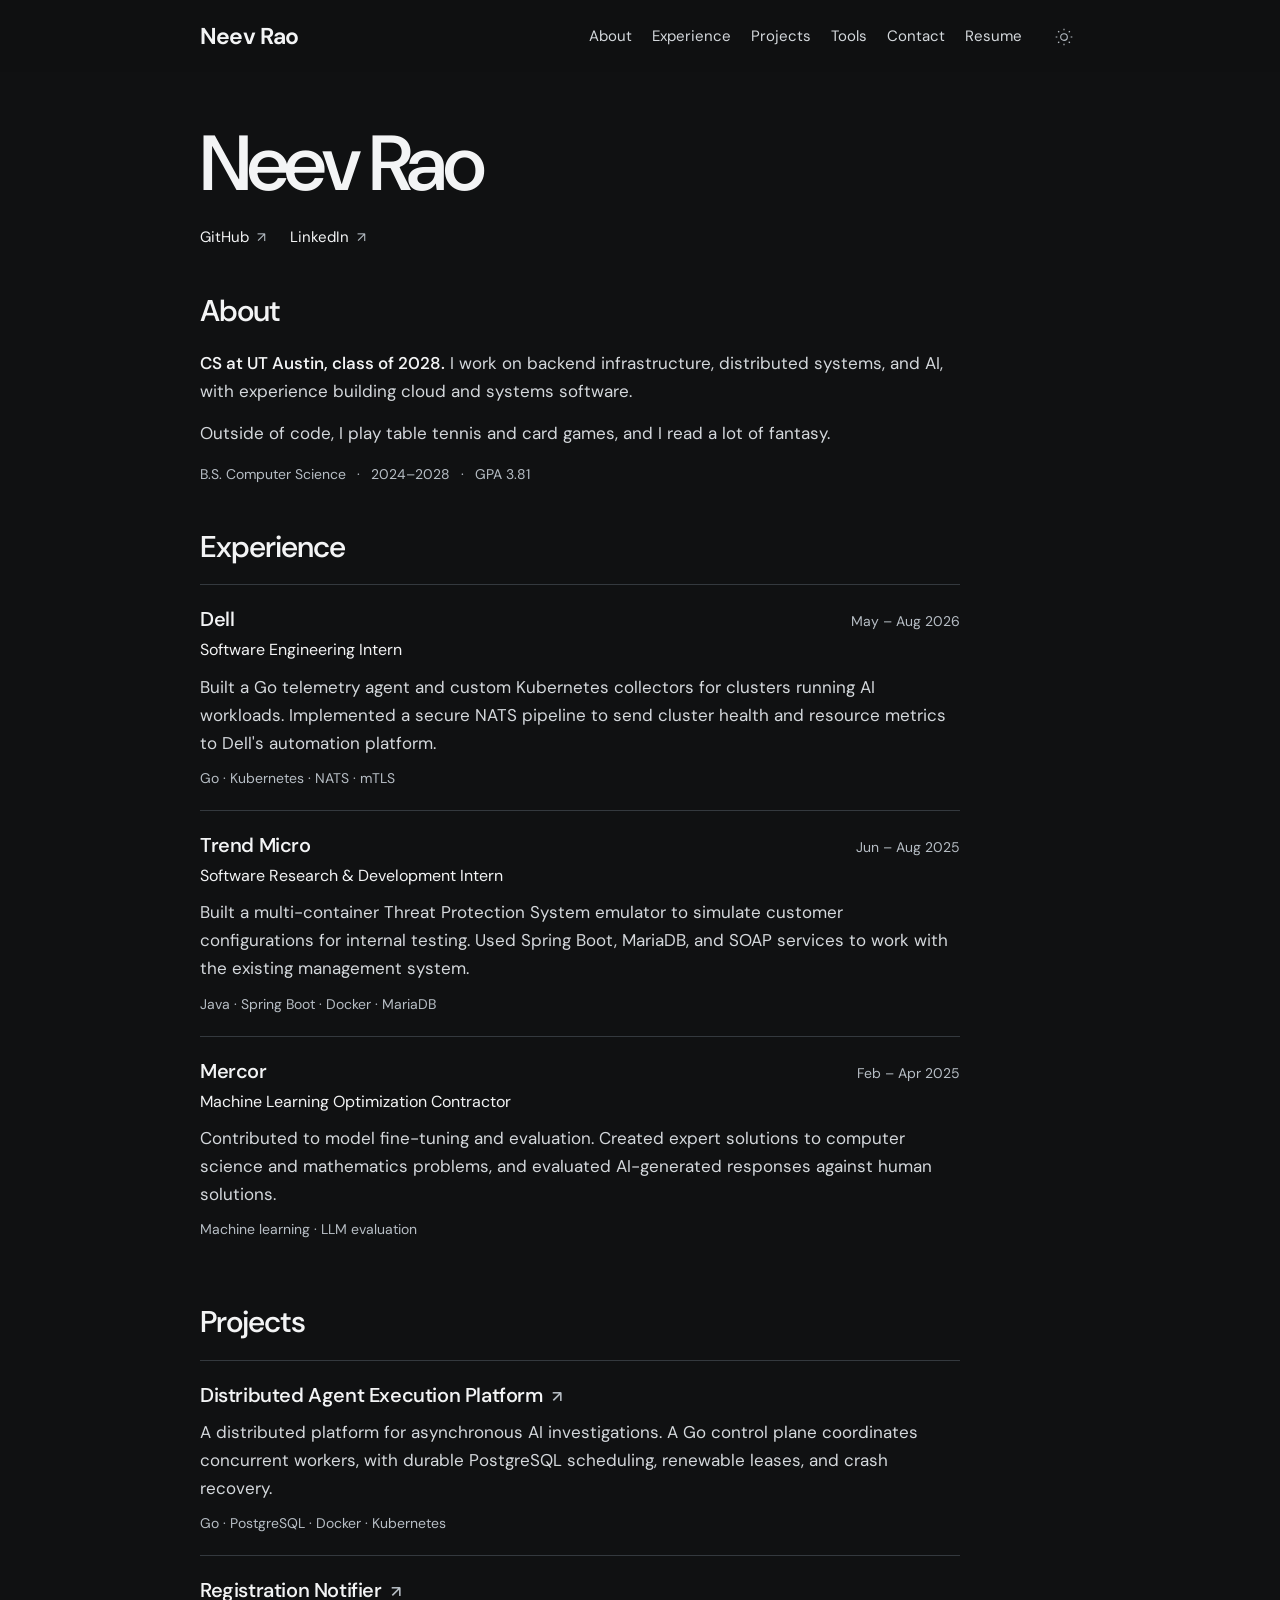
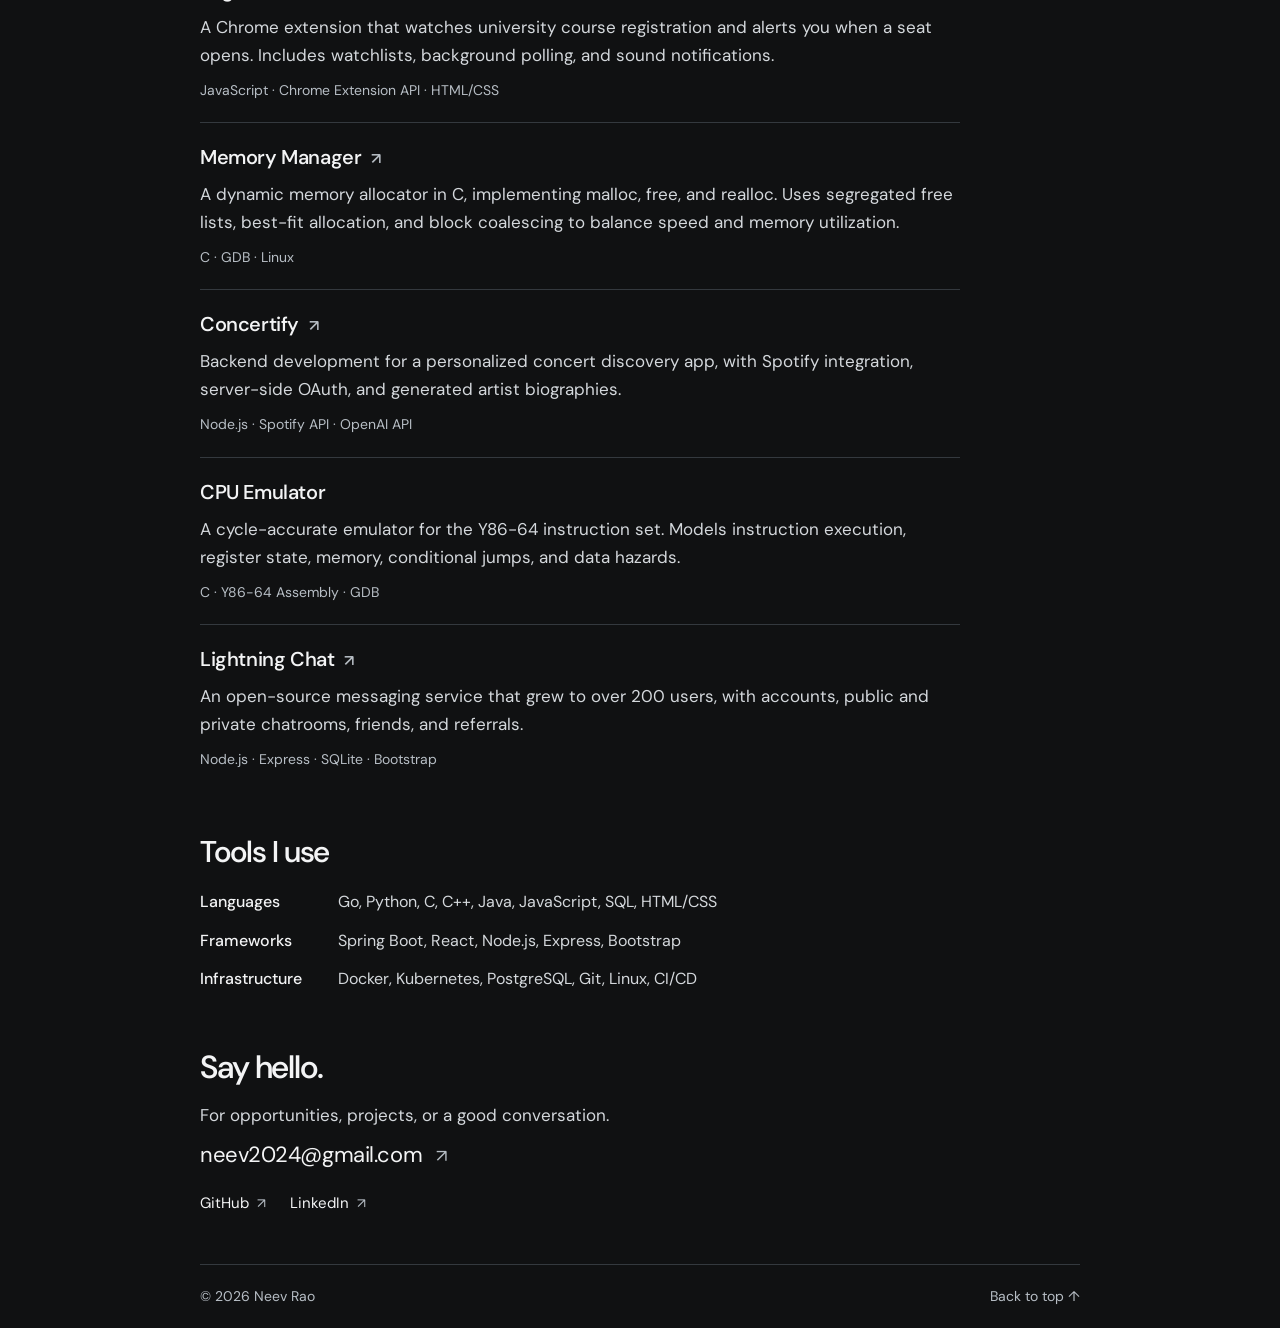
<file: index.html>
<!doctype html>
<html lang="en" data-theme="dark">
<head>
  <meta charset="utf-8">
  <meta name="viewport" content="width=device-width, initial-scale=1">
  <meta name="color-scheme" content="dark light">
  <meta name="theme-color" content="#101112">
  <meta name="description" content="Neev Rao — computer science at UT Austin. Backend development, distributed systems, and low-level engineering.">
  <meta property="og:title" content="Neev Rao — Software Engineer">
  <meta property="og:description" content="Computer science at UT Austin. Backend development, distributed systems, and low-level engineering.">
  <meta property="og:type" content="website">
  <title>Neev Rao — Software Engineer</title>
  <link rel="icon" href="./favicon.svg" type="image/svg+xml">
  <link rel="stylesheet" href="./styles.css">
  <script src="./script.js" type="module"></script>
  <script defer src="https://cloud.umami.is/script.js" data-website-id="4e09789d-a439-4c56-bdde-f1f70046798d" data-domains="neev-rao.github.io"></script>
</head>
<body>
  <a class="skip-link" href="#main">Skip to content</a>
  <header class="site-header">
    <div class="header-inner">
      <a class="wordmark" href="#home" aria-label="Neev Rao, home">Neev Rao</a>
      <nav aria-label="Main navigation" class="main-nav" id="main-nav"><a href="#about">About</a><a href="#experience">Experience</a><a href="#projects">Projects</a><a href="#skills">Tools</a><a href="#contact">Contact</a><a href="./Neev_Rao_Resume.pdf" target="_blank" rel="noopener">Resume</a></nav>
      <div class="header-actions">
        <button class="theme-toggle" type="button" aria-label="Switch to light theme" title="Switch theme"><svg class="sun-icon" viewBox="0 0 24 24" fill="none" stroke="currentColor" stroke-width="1.3" aria-hidden="true"><circle cx="12" cy="12" r="4"/><path d="M12 2v2m0 16v2M2 12h2m16 0h2M4.9 4.9l1.4 1.4m11.4 11.4 1.4 1.4m0-14.2-1.4 1.4M6.3 17.7l-1.4 1.4"/></svg><svg class="moon-icon" viewBox="0 0 24 24" fill="none" stroke="currentColor" stroke-width="1.3" aria-hidden="true"><path d="M20.5 14.1A8.8 8.8 0 0 1 9.9 3.5a8.8 8.8 0 1 0 10.6 10.6Z"/></svg></button>
        <button class="menu-toggle" type="button" aria-label="Open navigation" aria-expanded="false" aria-controls="main-nav"><span></span><span></span></button>
      </div>
    </div>
  </header>
  <main id="main" class="container">
    <section class="hero" id="home" aria-labelledby="hero-title">
      <h1 id="hero-title">Neev Rao</h1>
      <div class="inline-links"><a href="https://github.com/neev-rao" target="_blank" rel="noopener noreferrer">GitHub <span aria-hidden="true">↗</span></a><a href="https://www.linkedin.com/in/neev-rao-97a772250/" target="_blank" rel="noopener noreferrer">LinkedIn <span aria-hidden="true">↗</span></a></div>
    </section>
    <section class="section" id="about" aria-labelledby="about-title">
      <h2 id="about-title">About</h2>
      <div class="about-copy"><p><strong>CS at UT Austin, class of 2028.</strong> I work on backend infrastructure, distributed systems, and AI, with experience building cloud and systems software.</p><p>Outside of code, I play table tennis and card games, and I read a lot of fantasy.</p></div>
      <p class="education-note">B.S. Computer Science <span>·</span> 2024–2028 <span>·</span> GPA 3.81</p>
    </section>
    <section class="section" id="experience" aria-labelledby="experience-title">
      <h2 id="experience-title">Experience</h2>
      <div class="experience-list">
        <article class="experience-row"><div class="entry-heading"><h3>Dell</h3><p class="entry-date">May – Aug 2026</p></div><p class="role">Software Engineering Intern</p><p>Built a Go telemetry agent and custom Kubernetes collectors for clusters running AI workloads. Implemented a secure NATS pipeline to send cluster health and resource metrics to Dell's automation platform.</p><p class="technologies">Go · Kubernetes · NATS · mTLS</p></article>
        <article class="experience-row"><div class="entry-heading"><h3>Trend Micro</h3><p class="entry-date">Jun – Aug 2025</p></div><p class="role">Software Research &amp; Development Intern</p><p>Built a multi-container Threat Protection System emulator to simulate customer configurations for internal testing. Used Spring Boot, MariaDB, and SOAP services to work with the existing management system.</p><p class="technologies">Java · Spring Boot · Docker · MariaDB</p></article>
        <article class="experience-row"><div class="entry-heading"><h3>Mercor</h3><p class="entry-date">Feb – Apr 2025</p></div><p class="role">Machine Learning Optimization Contractor</p><p>Contributed to model fine-tuning and evaluation. Created expert solutions to computer science and mathematics problems, and evaluated AI-generated responses against human solutions.</p><p class="technologies">Machine learning · LLM evaluation</p></article>
      </div>
    </section>
    <section class="section" id="projects" aria-labelledby="projects-title">
      <h2 id="projects-title">Projects</h2>
      <div class="project-list">
        <article class="project"><h3><a href="https://github.com/neev-rao/distributed-agent-service" target="_blank" rel="noopener noreferrer">Distributed Agent Execution Platform <span aria-hidden="true">↗</span></a></h3><p>A distributed platform for asynchronous AI investigations. A Go control plane coordinates concurrent workers, with durable PostgreSQL scheduling, renewable leases, and crash recovery.</p><p class="technologies">Go · PostgreSQL · Docker · Kubernetes</p></article>
        <article class="project"><h3><a href="https://github.com/neev-rao/registration-notifier" target="_blank" rel="noopener noreferrer">Registration Notifier <span aria-hidden="true">↗</span></a></h3><p>A Chrome extension that watches university course registration and alerts you when a seat opens. Includes watchlists, background polling, and sound notifications.</p><p class="technologies">JavaScript · Chrome Extension API · HTML/CSS</p></article>
        <article class="project"><h3><a href="https://github.com/neev-rao/memory-manager" target="_blank" rel="noopener noreferrer">Memory Manager <span aria-hidden="true">↗</span></a></h3><p>A dynamic memory allocator in C, implementing malloc, free, and realloc. Uses segregated free lists, best-fit allocation, and block coalescing to balance speed and memory utilization.</p><p class="technologies">C · GDB · Linux</p></article>
        <article class="project"><h3><a href="https://github.com/softwaresat/concertify" target="_blank" rel="noopener noreferrer">Concertify <span aria-hidden="true">↗</span></a></h3><p>Backend development for a personalized concert discovery app, with Spotify integration, server-side OAuth, and generated artist biographies.</p><p class="technologies">Node.js · Spotify API · OpenAI API</p></article>
        <article class="project"><h3>CPU Emulator</h3><p>A cycle-accurate emulator for the Y86-64 instruction set. Models instruction execution, register state, memory, conditional jumps, and data hazards.</p><p class="technologies">C · Y86-64 Assembly · GDB</p></article>
        <article class="project"><h3><a href="https://github.com/softwaresat/lightning-chat" target="_blank" rel="noopener noreferrer">Lightning Chat <span aria-hidden="true">↗</span></a></h3><p>An open-source messaging service that grew to over 200 users, with accounts, public and private chatrooms, friends, and referrals.</p><p class="technologies">Node.js · Express · SQLite · Bootstrap</p></article>
      </div>
    </section>
    <section class="section" id="skills" aria-labelledby="skills-title"><h2 id="skills-title">Tools I use</h2><dl class="skills-list"><div><dt>Languages</dt><dd>Go, Python, C, C++, Java, JavaScript, SQL, HTML/CSS</dd></div><div><dt>Frameworks</dt><dd>Spring Boot, React, Node.js, Express, Bootstrap</dd></div><div><dt>Infrastructure</dt><dd>Docker, Kubernetes, PostgreSQL, Git, Linux, CI/CD</dd></div></dl></section>
    <section class="section contact-section" id="contact" aria-labelledby="contact-title"><h2 id="contact-title">Say hello.</h2><p>For opportunities, projects, or a good conversation.</p><a class="email-link" href="mailto:neev2024@gmail.com">neev2024@gmail.com <span aria-hidden="true">↗</span></a><div class="inline-links"><a href="https://github.com/neev-rao" target="_blank" rel="noopener noreferrer">GitHub <span aria-hidden="true">↗</span></a><a href="https://www.linkedin.com/in/neev-rao-97a772250/" target="_blank" rel="noopener noreferrer">LinkedIn <span aria-hidden="true">↗</span></a></div></section>
  </main>
  <footer class="site-footer container"><span>© <span id="year">2026</span> Neev Rao</span><div class="footer-actions"><a href="#home">Back to top ↑</a></div></footer>
</body>
</html>
</file>
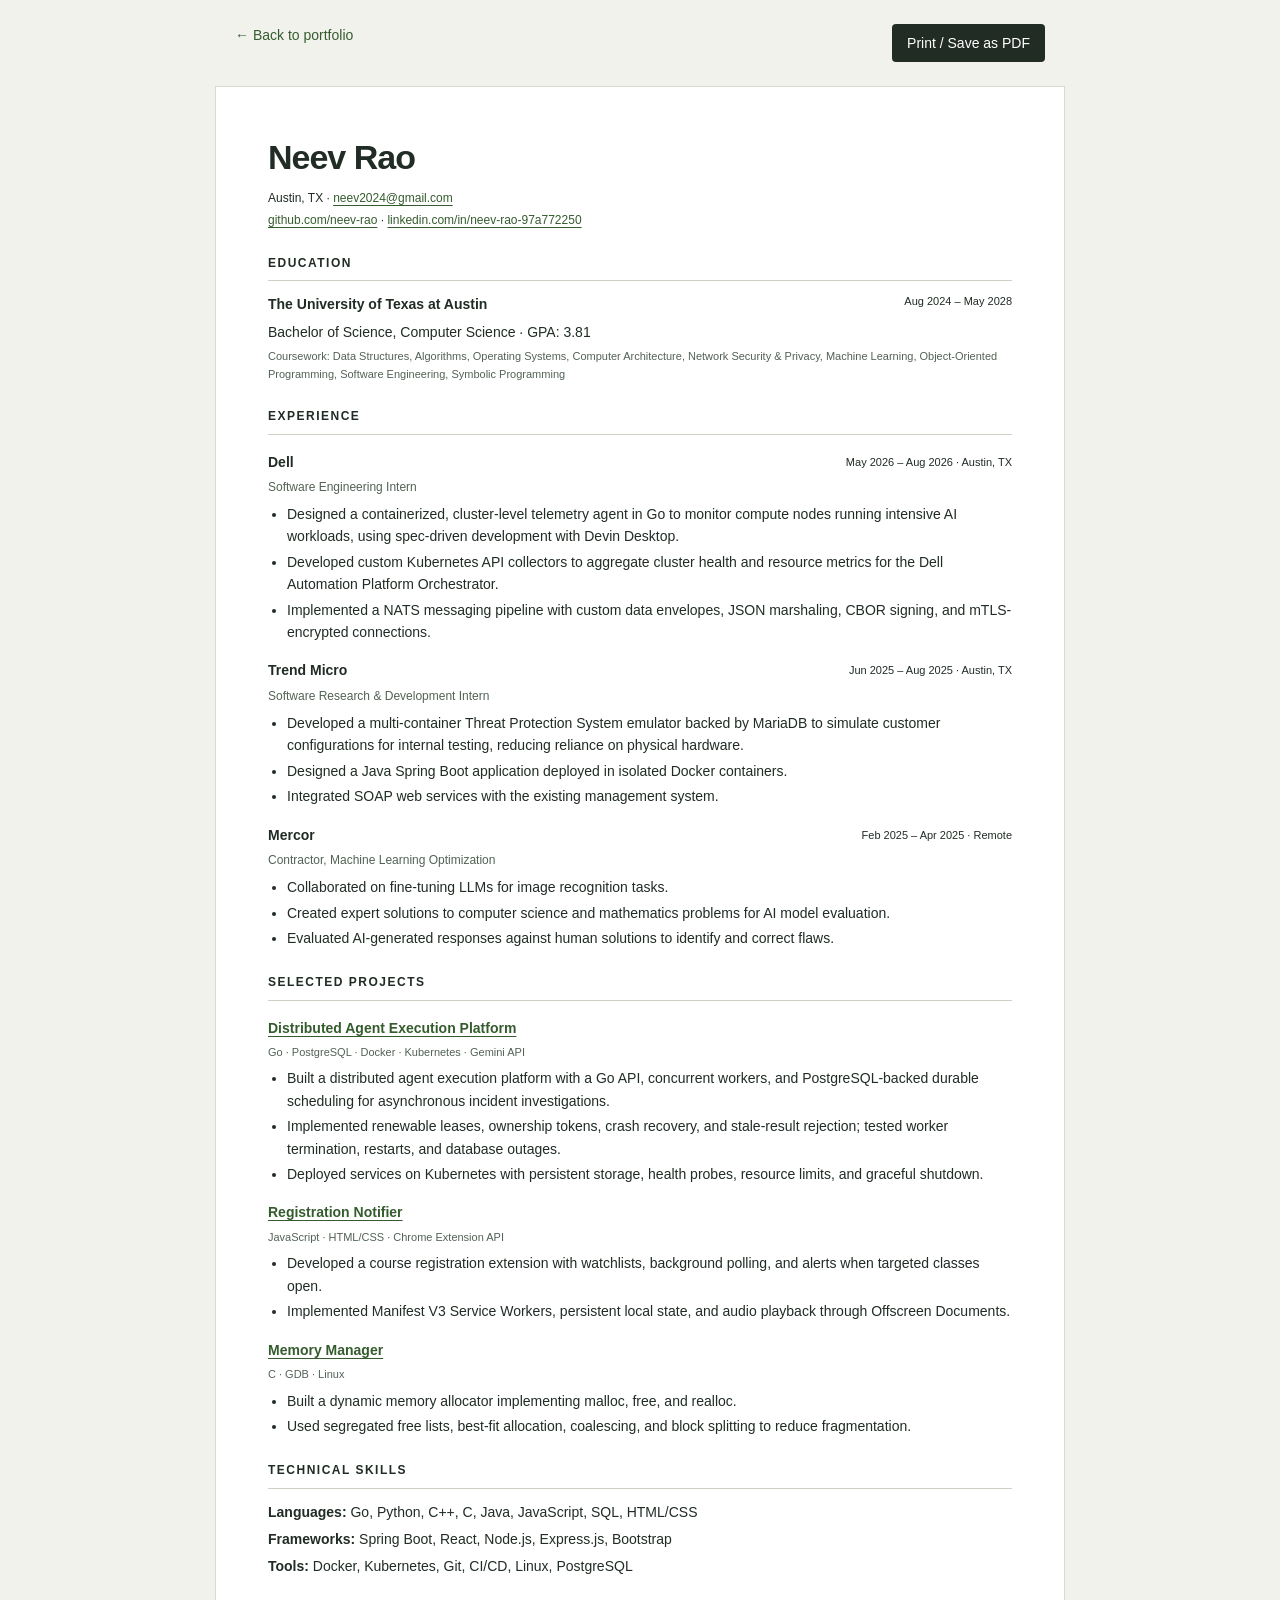
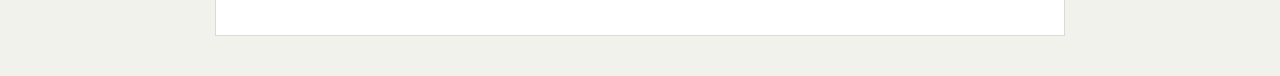
<file: resume.html>
<!doctype html>
<html lang="en">
<head><meta charset="utf-8"><meta name="viewport" content="width=device-width,initial-scale=1"><meta name="description" content="Neev Rao's résumé: education, software engineering experience, projects, and technical skills."><title>Résumé — Neev Rao</title><link rel="icon" href="./favicon.svg" type="image/svg+xml"><style>
*{box-sizing:border-box}body{margin:0;background:#f1f2ec;color:#202c24;font:14px/1.6 Arial,sans-serif}nav{max-width:850px;margin:24px auto;display:flex;justify-content:space-between;padding:0 20px;gap:20px}nav a{color:#355c2e;text-decoration:none}button{font:inherit;background:#202c24;color:#fff;border:0;border-radius:4px;padding:8px 15px;cursor:pointer}article{max-width:850px;margin:0 auto 40px;padding:52px;background:white;border:1px solid #d6dcd1}h1{font-size:34px;line-height:1.1;margin:0 0 12px;letter-spacing:-1px}header p{margin:3px 0;font-size:12px}a{color:#355c2e;text-underline-offset:3px}h2{font-size:12px;text-transform:uppercase;letter-spacing:1.5px;border-bottom:1px solid #cbd2c4;padding-bottom:7px;margin:24px 0 12px}h3{font-size:14px;margin:16px 0 2px}h3 span{float:right;font-size:11px;font-weight:400;padding-top:3px}p{margin:5px 0}ul{margin:6px 0 12px;padding-left:19px}li{margin:3px 0}.role{font-size:12px;color:#526255}.stack{font-size:11px;color:#526255}.education{display:flex;justify-content:space-between;gap:20px}.education time{font-size:11px;white-space:nowrap}@media(max-width:600px){article{padding:28px 22px;margin:0 14px 25px}h3 span{float:none;display:block;padding:0}body{font-size:13px}.education{display:block}}@media print{@page{margin:13mm}body{background:white;font-size:9pt;line-height:1.3}nav{display:none}article{border:0;padding:0;max-width:none;margin:0}h1{font-size:25pt}h2{margin-top:16px;margin-bottom:7px;font-size:9pt}h3{margin-top:10px;font-size:10pt}header p,.role{font-size:9pt}ul{margin:4px 0 8px}li{margin:2px 0}a{color:inherit;text-decoration:none}h2,h3{break-after:avoid}li{break-inside:avoid}}
</style>
  <script defer src="https://cloud.umami.is/script.js" data-website-id="4e09789d-a439-4c56-bdde-f1f70046798d" data-domains="neev-rao.github.io"></script>
</head>
<body><nav aria-label="Résumé actions"><a href="./index.html">← Back to portfolio</a><button type="button" onclick="window.print()">Print / Save as PDF</button></nav><article>
<header><h1>Neev Rao</h1><p>Austin, TX · <a href="mailto:neev2024@gmail.com">neev2024@gmail.com</a></p><p><a href="https://github.com/neev-rao">github.com/neev-rao</a> · <a href="https://www.linkedin.com/in/neev-rao-97a772250/">linkedin.com/in/neev-rao-97a772250</a></p></header>
<section><h2>Education</h2><div class="education"><strong>The University of Texas at Austin</strong><time>Aug 2024 – May 2028</time></div><p>Bachelor of Science, Computer Science · GPA: 3.81</p><p class="stack">Coursework: Data Structures, Algorithms, Operating Systems, Computer Architecture, Network Security &amp; Privacy, Machine Learning, Object-Oriented Programming, Software Engineering, Symbolic Programming</p></section>
<section><h2>Experience</h2><h3>Dell <span>May 2026 – Aug 2026 · Austin, TX</span></h3><p class="role">Software Engineering Intern</p><ul><li>Designed a containerized, cluster-level telemetry agent in Go to monitor compute nodes running intensive AI workloads, using spec-driven development with Devin Desktop.</li><li>Developed custom Kubernetes API collectors to aggregate cluster health and resource metrics for the Dell Automation Platform Orchestrator.</li><li>Implemented a NATS messaging pipeline with custom data envelopes, JSON marshaling, CBOR signing, and mTLS-encrypted connections.</li></ul>
<h3>Trend Micro <span>Jun 2025 – Aug 2025 · Austin, TX</span></h3><p class="role">Software Research &amp; Development Intern</p><ul><li>Developed a multi-container Threat Protection System emulator backed by MariaDB to simulate customer configurations for internal testing, reducing reliance on physical hardware.</li><li>Designed a Java Spring Boot application deployed in isolated Docker containers.</li><li>Integrated SOAP web services with the existing management system.</li></ul>
<h3>Mercor <span>Feb 2025 – Apr 2025 · Remote</span></h3><p class="role">Contractor, Machine Learning Optimization</p><ul><li>Collaborated on fine-tuning LLMs for image recognition tasks.</li><li>Created expert solutions to computer science and mathematics problems for AI model evaluation.</li><li>Evaluated AI-generated responses against human solutions to identify and correct flaws.</li></ul></section>
<section><h2>Selected Projects</h2><h3><a href="https://github.com/neev-rao/distributed-agent-service">Distributed Agent Execution Platform</a></h3><p class="stack">Go · PostgreSQL · Docker · Kubernetes · Gemini API</p><ul><li>Built a distributed agent execution platform with a Go API, concurrent workers, and PostgreSQL-backed durable scheduling for asynchronous incident investigations.</li><li>Implemented renewable leases, ownership tokens, crash recovery, and stale-result rejection; tested worker termination, restarts, and database outages.</li><li>Deployed services on Kubernetes with persistent storage, health probes, resource limits, and graceful shutdown.</li></ul>
<h3><a href="https://github.com/neev-rao/registration-notifier">Registration Notifier</a></h3><p class="stack">JavaScript · HTML/CSS · Chrome Extension API</p><ul><li>Developed a course registration extension with watchlists, background polling, and alerts when targeted classes open.</li><li>Implemented Manifest V3 Service Workers, persistent local state, and audio playback through Offscreen Documents.</li></ul>
<h3><a href="https://github.com/neev-rao/memory-manager">Memory Manager</a></h3><p class="stack">C · GDB · Linux</p><ul><li>Built a dynamic memory allocator implementing malloc, free, and realloc.</li><li>Used segregated free lists, best-fit allocation, coalescing, and block splitting to reduce fragmentation.</li></ul></section>
<section><h2>Technical Skills</h2><p><strong>Languages:</strong> Go, Python, C++, C, Java, JavaScript, SQL, HTML/CSS</p><p><strong>Frameworks:</strong> Spring Boot, React, Node.js, Express.js, Bootstrap</p><p><strong>Tools:</strong> Docker, Kubernetes, Git, CI/CD, Linux, PostgreSQL</p></section>
</article></body></html>
</file>
<file: styles.css>
@import url('https://fonts.googleapis.com/css2?family=DM+Sans:wght@400;450;500;550;600;650;700&display=swap');
:root{--bg:#101112;--ink:#f3f4f5;--muted:#d4d8dc;--quiet:#b7bec5;--line:#34393e;--accent:#d2e6e1;--header:rgba(16,17,18,.97);--font:'DM Sans',Arial,sans-serif;color-scheme:dark}
[data-theme=light]{--bg:#fafaf8;--ink:#1b2024;--muted:#303940;--quiet:#46535e;--line:#cbd0d3;--accent:#315e54;--header:rgba(250,250,248,.97);color-scheme:light}
*{box-sizing:border-box}html{scroll-behavior:smooth;scroll-padding-top:86px}body{margin:0;background:var(--bg);color:var(--ink);font:17px/1.65 var(--font);-webkit-font-smoothing:antialiased}h1,h2,h3,p{margin:0}a{color:inherit;text-decoration:none;text-underline-offset:5px}button{font:inherit;cursor:pointer}button,a{touch-action:manipulation;-webkit-tap-highlight-color:transparent}button:focus-visible,a:focus-visible{outline:2px solid var(--accent);outline-offset:5px}a:hover{color:var(--accent);text-decoration:underline}::selection{color:var(--bg);background:var(--accent)}[hidden]{display:none!important}.container,.header-inner{width:min(880px,calc(100% - 64px));margin-inline:auto}.skip-link{position:fixed;top:-100px;left:20px;z-index:20;background:var(--ink);color:var(--bg);padding:8px 18px}.skip-link:focus{top:12px}
.site-header{position:sticky;top:0;z-index:10;background:var(--header)}.header-inner{height:72px;display:flex;align-items:center;gap:24px}.wordmark{font-weight:650;font-size:23px;letter-spacing:-.8px;line-height:1;white-space:nowrap}.main-nav{display:flex;gap:20px;margin-left:auto;font-size:15px;color:var(--muted)}.main-nav a[aria-current=location]{color:var(--ink);text-decoration:underline}.header-actions{display:flex;align-items:center;gap:16px}.theme-toggle{border:0;color:var(--quiet);background:none;display:grid;place-items:center;padding:8px;width:34px;height:34px}.theme-toggle:hover{color:var(--ink)}.theme-toggle svg{width:20px;height:20px}.moon-icon{display:none}[data-theme=light] .sun-icon{display:none}[data-theme=light] .moon-icon{display:block}.menu-toggle{display:none}
.hero{padding:48px 0 0}h1{font-size:clamp(52px,7vw,78px);font-weight:550;line-height:1.12;letter-spacing:-.055em}.inline-links{display:flex;gap:24px;margin-top:18px;font-size:15px;flex-wrap:wrap}.inline-links span{color:var(--quiet);font-size:14px;margin-left:4px}
.section{max-width:760px;padding-top:42px}h2{font-weight:550;font-size:30px;letter-spacing:-.035em;line-height:1.25;margin-bottom:19px}h3{font-size:20px;letter-spacing:-.02em;font-weight:550;line-height:1.45}.section p{font-size:17px;color:var(--muted);line-height:1.65}.about-copy p+p{margin-top:14px}.about-copy strong{color:var(--ink);font-weight:550}.section .education-note{font-size:14px;margin-top:16px;color:var(--quiet)}.education-note span{padding-inline:7px}.experience-row,.project{padding:20px 0;border-top:1px solid var(--line)}.entry-heading{display:flex;align-items:baseline;justify-content:space-between;gap:20px}.section .entry-date{font-size:14px;color:var(--quiet);flex-shrink:0}.section .role{font-size:16px;color:var(--ink);margin:3px 0 9px}.section .technologies{font-size:14px;color:var(--quiet);margin-top:10px}.project h3{margin-bottom:8px}.project h3 a span{font-size:16px;color:var(--quiet);margin-left:5px}.skills-list{margin:0;font-size:16px}.skills-list>div{display:grid;grid-template-columns:120px 1fr;gap:18px;margin-bottom:12px}.skills-list dt{color:var(--ink);font-weight:500}.skills-list dd{margin:0;color:var(--muted)}.contact-section{padding-bottom:48px}.contact-section h2{font-size:32px;margin-bottom:14px}.email-link{display:inline-block;font-size:22px;letter-spacing:-.02em;margin-top:8px}.email-link span{color:var(--quiet);font-size:18px;margin-left:8px}.site-footer{display:flex;justify-content:space-between;align-items:center;gap:20px;border-top:1px solid var(--line);padding-block:20px;font-size:14px;color:var(--quiet)}.footer-actions{display:flex;align-items:center;gap:20px}
@media(max-width:760px){html{scroll-padding-top:80px}.container,.header-inner{width:calc(100% - 40px)}.header-inner{height:64px;gap:16px}.wordmark{font-size:22px}.header-actions{margin-left:auto;gap:14px}.main-nav{display:none;position:absolute;left:0;right:0;top:64px;margin:0;padding:12px 20px 18px;background:var(--bg);border-bottom:1px solid var(--line);flex-direction:column;gap:0}.main-nav.is-open{display:flex}.main-nav a{font-size:16px;padding:9px 0}.menu-toggle{display:flex;flex-direction:column;justify-content:center;gap:6px;width:25px;height:34px;background:none;color:var(--ink);border:0;padding:0}.menu-toggle span{height:1px;width:21px;background:currentColor;transition:transform .15s}.menu-toggle[aria-expanded=true] span:first-child{transform:translateY(3.5px) rotate(45deg)}.menu-toggle[aria-expanded=true] span:last-child{transform:translateY(-3.5px) rotate(-45deg)}.hero{padding-top:30px}.section{padding-top:34px}.section p{font-size:17px}.entry-heading{flex-wrap:wrap;gap:3px 16px}h2{font-size:28px;margin-bottom:16px}h3{font-size:19px}.experience-row,.project{padding-block:18px}.skills-list>div{grid-template-columns:1fr;gap:3px;margin-bottom:14px}.contact-section{padding-bottom:34px}.email-link{font-size:21px}.site-footer{font-size:13px;gap:16px}}
@media(prefers-reduced-motion:reduce){html{scroll-behavior:auto}*,*::before,*::after{animation:none!important;transition:none!important}}
@media print{.site-header,.footer-actions{display:none}body{background:white;color:black}.hero{padding-top:0}.section p{color:#222}.section{padding-top:25px}.container{width:100%}}
</file>
